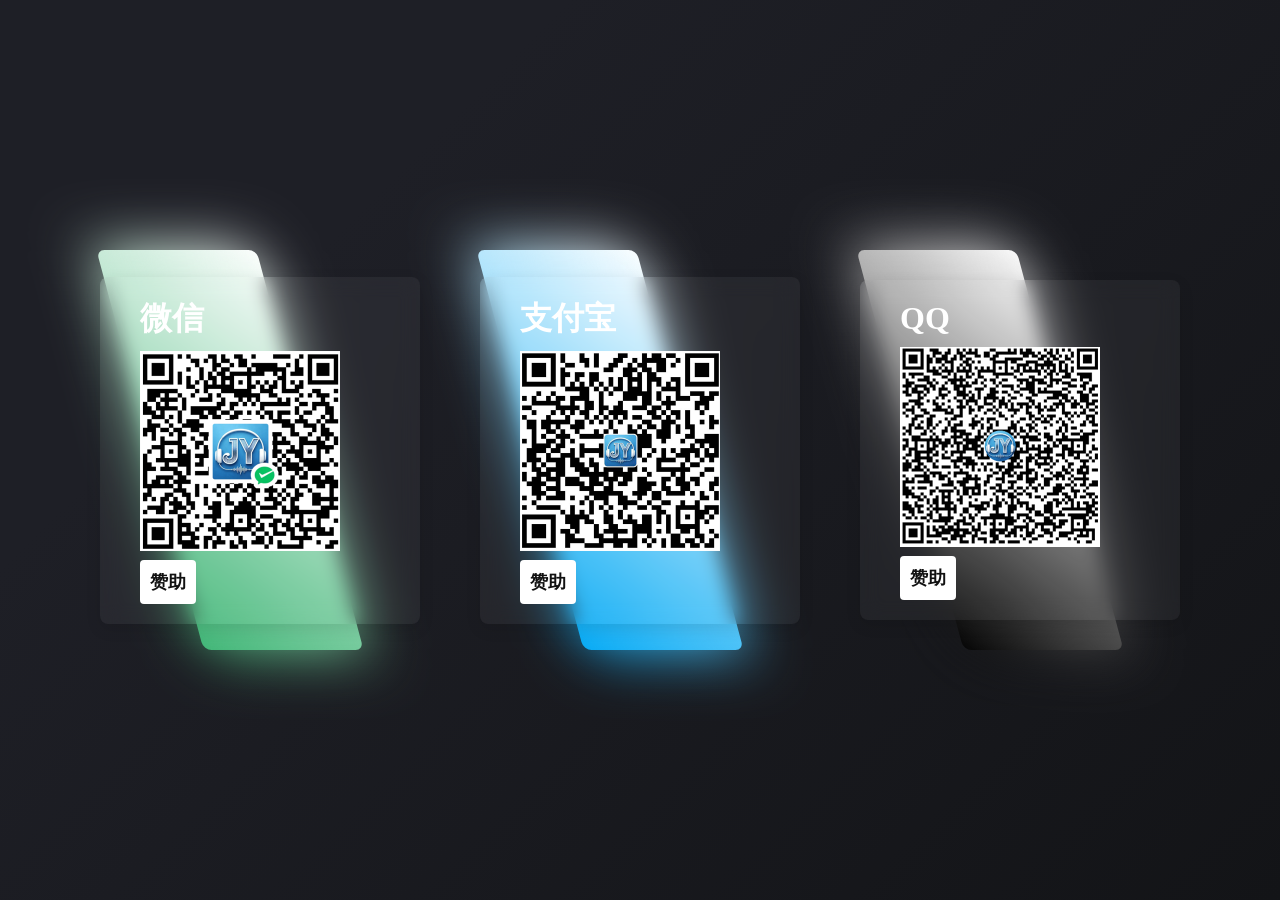
<file: index.html>
<!DOCTYPE html>
<!-- saved from url=(0020)https://pay.yumo.cc/ -->
<html lang="en"><head><meta http-equiv="Content-Type" content="text/html; charset=UTF-8">

    <!-- 添加SVG格式网站图标 -->
    <link rel="icon" href="https://vip.123pan.cn/1818277977/ymjew503t0l000daijz29zy88cddkl4kDIYPBdi0Awr0AvxPBdrPBF==.svg" type="image/svg+xml">
    <link rel="shortcut icon" href="https://vip.123pan.cn/1818277977/ymjew503t0l000daijz29zy88cddkl4kDIYPBdi0Awr0AvxPBdrPBF==.svg" type="image/svg+xml">    
    
    <meta name="viewport" content="width=device-width, initial-scale=1.0">
    <title>赞助UI</title>
    <link rel="stylesheet" href="./赞助UI_files/style.css">
</head>
<body>
    <div class="container">
        <div class="box">
            <span></span>
            <div class="content">
                <h2>微信</h2>
                <img src="./赞助UI_files/vx.png">
                <a href="./赞助UI_files/vx.png">赞助</a>
            </div>
        </div>

        <div class="box">
            <span></span>
            <div class="content">
              <h2>支付宝</h2>
              <img src="./赞助UI_files/zfb.png">
              <a href="./赞助UI_files/zfb.png">赞助</a>
            </div>
          </div>
          
          <div class="box">
            <span></span>
            <div class="content">
              <h2>QQ</h2>
              <img src="./赞助UI_files/qq.png">
              <a href="./赞助UI_files/qq.png">赞助</a>
            </div>
          </div>
    </div>

</body></html>
</file>
<file: 赞助UI_files/style.css>
*{
    margin: 0;
    padding: 0;
    box-sizing: border-box;
    font-family: consolas;
}

body{
    display: flex;
    justify-content: center;
    align-items: center;
    min-height: 100vh;
    background-color: #131417;
    background-image: linear-gradient(315deg, #131417 0%, #1e1f26 74%);
}

img {
    width: 200px;
    height: 200px;
}
.container{
    display: flex;
    justify-content: center;
    align-items: center;
    flex-wrap: wrap;
    padding: 40px 0;
}

.box{
    position: relative;
    display: flex;
    width: 320px;
    height: 400px;
    justify-content: center;
    align-items: center;
    margin: 40px 30px;
    transition: 0.5s;
}

.content{
    position: relative;
    left: 0;
    padding: 20px 40px;
    color: #fff;
    background: rgba(255, 255, 255, 0.05);
    backdrop-filter: blur(10px);
    box-shadow: 0 5px 15px rgba(0, 0, 0, 0.1);
    border-radius: 8px;
    z-index: 1;
    transition: 0.5s;
}

.content h2{
    font-size: 2em;
    color: #fff;
    margin-bottom: 10px;
}

.content p{
    font-size: 1.1em;
    margin-bottom: 10px;
    line-height: 1.4em;
}

.content a{
    display: inline-block;
    font-size: 1.1em;
    color: #111;
    background: #fff;
    padding: 10px;
    border-radius: 4px;
    text-decoration: none;
    font-weight: 700;
    margin-top: 5px;
    transition: 0.6s;
}

.box:hover .content{
    left: -25px;
    padding: 60px 40px;
}

.content a:hover{
    background: #222;
    color: #fff;
    border-radius: 16px;
    box-shadow: 0 2px 15px #222;
}

.box::before{
    content: "";
    position: absolute;
    background: #fff;
    top: 0;
    left: 50px;
    width: 50%;
    height: 100%;
    text-decoration: none;
    border-radius: 8px;
    transform: skewX(15deg);
    transition: 0.5s;
}

.box::after{
    content: "";
    position: absolute;
    background: #fff;
    top: 0;
    left: 50px;
    width: 50%;
    height: 100%;
    border-radius: 8px;
    transform: skewX(15deg);
    filter: blur(30px);
    transition: 0.5s;
}

.box:hover::before,
.box:hover::after{
    transform: skewX(0deg);
    left: 20px;
    width: calc(100% - 90px);
}

.box:nth-child(1)::before,
.box:nth-child(1)::after{
    background: linear-gradient(-315deg, #3EB575, #FFFFFF);
}

.box:nth-child(2):before,
.box:nth-child(2):after{
    background: linear-gradient(-315deg, #03a9f4, #FFFFFF);
}

.box:nth-child(3):before,
.box:nth-child(3):after{
    background: linear-gradient(-315deg, #000000, #FFFFFF);
}

.box span{
    display: block;
    position: absolute;
    top: 0;
    left: 0;
    right: 0;
    bottom: 0;
    z-index: 5;
    pointer-events: none;
}

.box span::before{
    content: "";
    position: absolute;
    background: rgba(255, 255, 255, 0.1);
    top: 0;
    left: 0;
    width: 0;
    height: 0;
    opacity: 0;
    transition: 0.3s;
    backdrop-filter: blur(10px);
    border-radius: 8px;
    box-shadow: 0 5px 15px rgba(0, 0, 0, 0.08);
    animation: animate 2s ease-in-out infinite;
}

.box:hover span::before{
    opacity: 1;
    top: -50px;
    left: 50px;
    width: 100px;
    height: 100px;
}

.box span::after{
    content: "";
    position: absolute;
    bottom: 0;
    right: 0;
    width: 100%;
    height: 100%;
    background: rgba(255, 255, 255, 0.1);
    opacity: 0;
    transition: 0.5s;
    backdrop-filter: blur(10px);
    border-radius: 8px;
    box-shadow: 0 5px 15px rgba(0, 0, 0, 0.08);
    animation: animate 2s ease-in-out infinite;
    animation-delay: -1s;
}

.box:hover span::after{
    bottom: -50px;
    right: 50px;
    width: 100px;
    height: 100px;
    opacity: 1;
}

@keyframes animate {
    0%,
    100%{
        transform: translateY(10px);
    }
    50%{
        transform: translate(-10px);
    }
}
</file>
